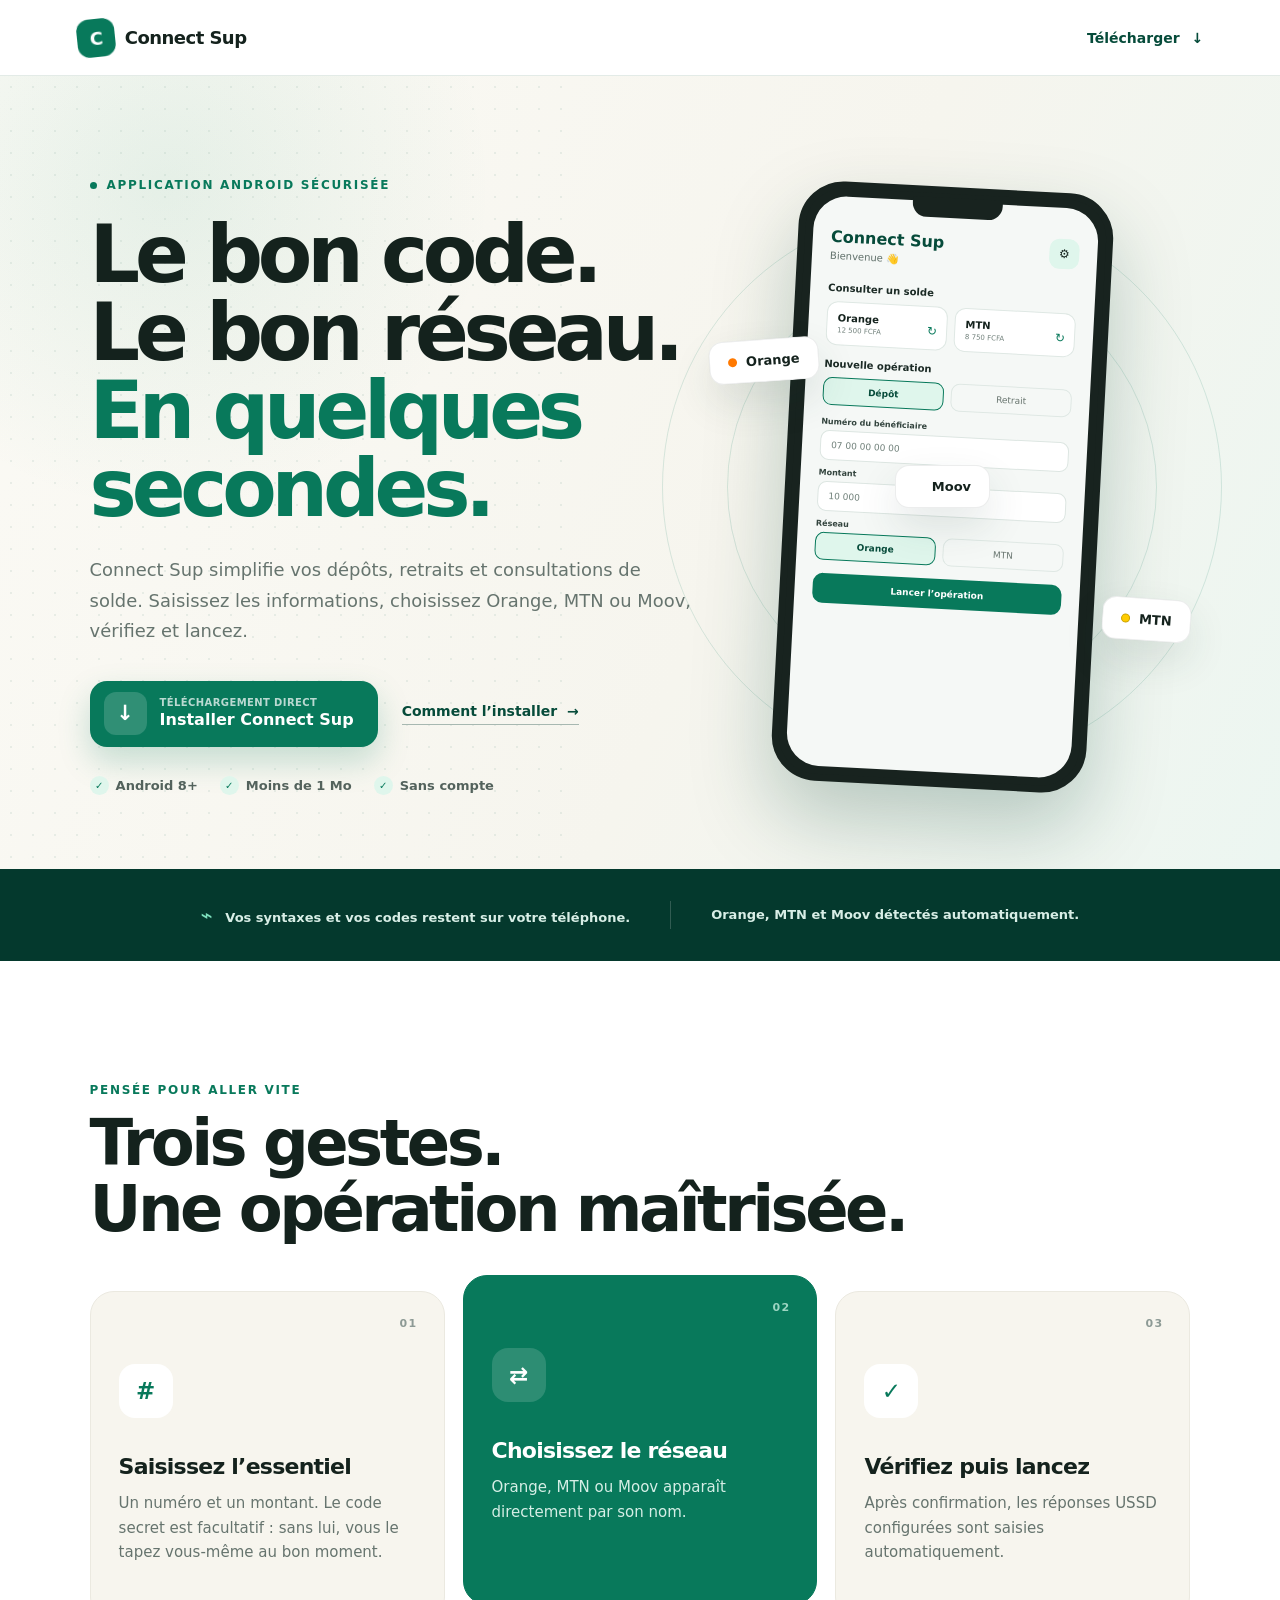
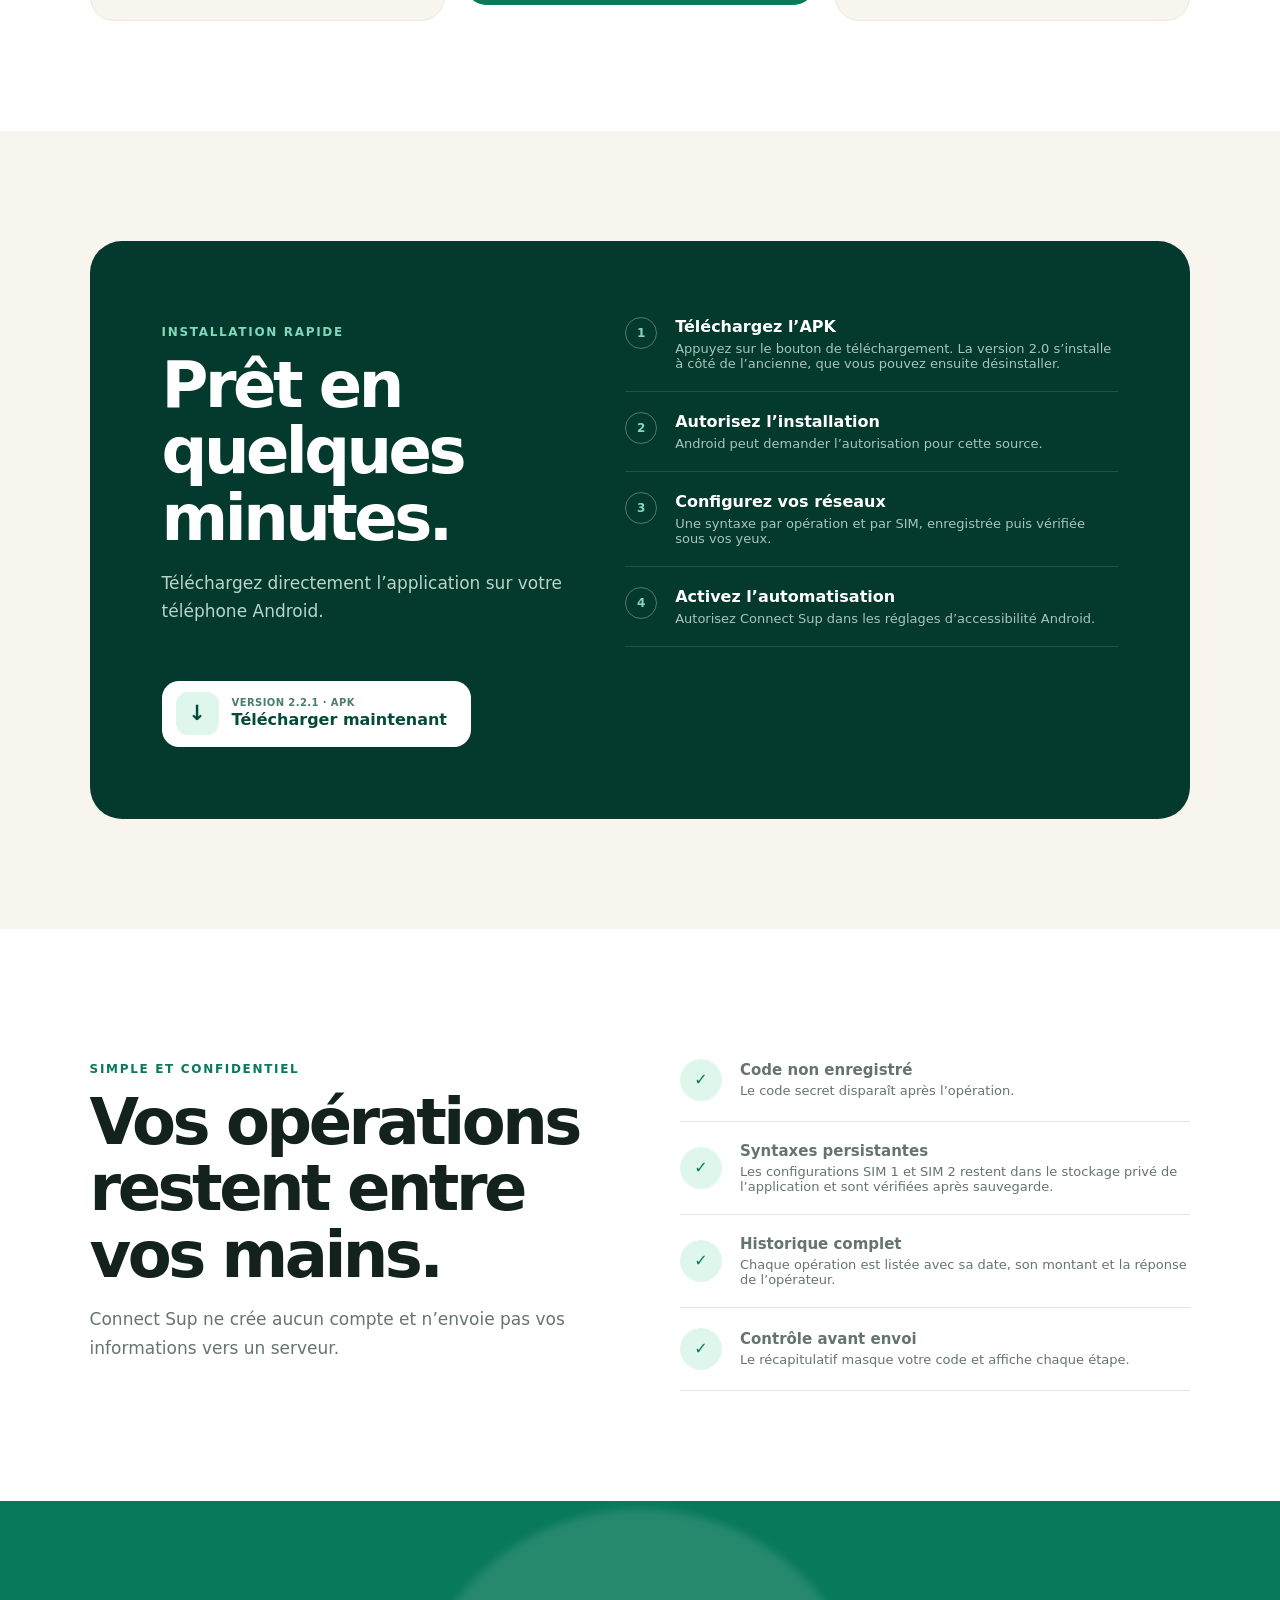
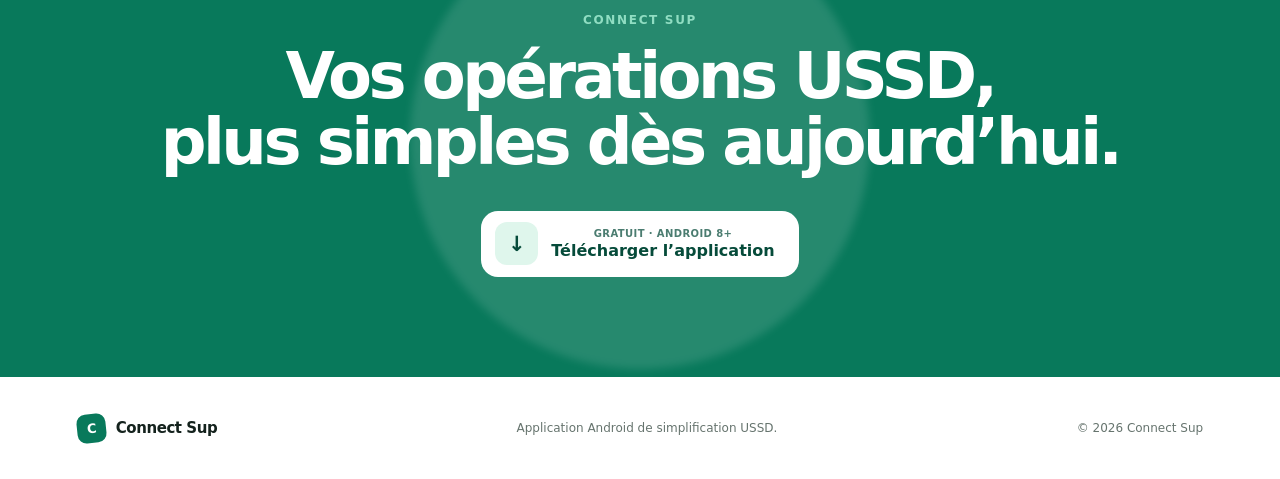
<file: index.html>
<!doctype html>
<html lang="fr">
  <head>
    <meta charset="utf-8" />
    <meta name="viewport" content="width=device-width, initial-scale=1" />
    <meta name="theme-color" content="#08795b" />
    <meta name="description" content="Téléchargez Connect Sup pour simplifier vos dépôts, retraits et consultations de solde USSD sur Android." />
    <meta property="og:title" content="Connect Sup — Le bon code, le bon réseau" />
    <meta property="og:description" content="Dépôts, retraits et soldes USSD en quelques secondes sur Android." />
    <meta property="og:type" content="website" />
    <meta property="og:image" content="/og.png" />
    <title>Connect Sup — Vos opérations USSD simplifiées</title>
    <link rel="stylesheet" href="/styles.css" />
  </head>
  <body>
    <header class="site-header">
      <a class="brand" href="#top" aria-label="Accueil Connect Sup">
        <span class="brand-mark" aria-hidden="true">C</span>
        <span>Connect Sup</span>
      </a>
      <a class="header-download" href="/Connect-Sup-v2.2.1.apk" download>
        Télécharger <span aria-hidden="true">↓</span>
      </a>
    </header>

    <main>
      <section class="hero" id="top">
        <div class="hero-copy">
          <div class="eyebrow"><span></span> Application Android sécurisée</div>
          <h1>Le bon code.<br />Le bon réseau.<br /><em>En quelques secondes.</em></h1>
          <p class="hero-lead">
            Connect Sup simplifie vos dépôts, retraits et consultations de solde.
            Saisissez les informations, choisissez Orange, MTN ou Moov, vérifiez et lancez.
          </p>
          <div class="hero-actions">
            <a class="primary-button" href="/Connect-Sup-v2.2.1.apk" download>
              <span class="android-dot" aria-hidden="true">↓</span>
              <span><small>Téléchargement direct</small>Installer Connect Sup</span>
            </a>
            <a class="text-link" href="#installer">Comment l’installer <span aria-hidden="true">→</span></a>
          </div>
          <ul class="hero-facts" aria-label="Informations sur l’application">
            <li><span aria-hidden="true">✓</span> Android 8+</li>
            <li><span aria-hidden="true">✓</span> Moins de 1 Mo</li>
            <li><span aria-hidden="true">✓</span> Sans compte</li>
          </ul>
        </div>

        <div class="phone-stage" aria-label="Aperçu de l’application Connect Sup">
          <div class="orbit orbit-one"></div>
          <div class="orbit orbit-two"></div>
          <div class="network-pill pill-orange"><i></i> Orange</div>
          <div class="network-pill pill-mtn"><i></i> MTN</div>
          <div class="network-pill pill-moov"><i></i> Moov</div>
          <div class="phone">
            <div class="speaker"></div>
            <div class="phone-screen">
              <div class="app-topline">
                <div><b>Connect Sup</b><small>Bienvenue 👋</small></div>
                <span aria-hidden="true">⚙</span>
              </div>
              <p class="mock-label">Consulter un solde</p>
              <div class="balance-grid">
                <div><b>Orange</b><small>12 500 FCFA</small><span>↻</span></div>
                <div><b>MTN</b><small>8 750 FCFA</small><span>↻</span></div>
              </div>
              <p class="mock-label">Nouvelle opération</p>
              <div class="mock-tabs"><b>Dépôt</b><span>Retrait</span></div>
              <label>Numéro du bénéficiaire</label>
              <div class="mock-field">07 00 00 00 00</div>
              <label>Montant</label>
              <div class="mock-field">10 000</div>
              <label>Réseau</label>
              <div class="mock-tabs networks"><b>Orange</b><span>MTN</span></div>
              <div class="mock-button">Lancer l’opération</div>
            </div>
          </div>
        </div>
      </section>

      <section class="trust-band">
        <p><span aria-hidden="true">⌁</span> Vos syntaxes et vos codes restent sur votre téléphone.</p>
        <div class="trust-divider"></div>
        <p>Orange, MTN et Moov détectés automatiquement.</p>
      </section>

      <section class="section features" id="fonctionnalites">
        <div class="section-heading">
          <div><p class="kicker">Pensée pour aller vite</p><h2>Trois gestes.<br />Une opération maîtrisée.</h2></div>
        </div>
        <div class="feature-grid">
          <article>
            <span class="feature-number">01</span>
            <div class="feature-icon">#</div>
            <h3>Saisissez l’essentiel</h3>
            <p>Un numéro et un montant. Le code secret est facultatif : sans lui, vous le tapez vous-même au bon moment.</p>
          </article>
          <article class="featured-card">
            <span class="feature-number">02</span>
            <div class="feature-icon">⇄</div>
            <h3>Choisissez le réseau</h3>
            <p>Orange, MTN ou Moov apparaît directement par son nom.</p>
          </article>
          <article>
            <span class="feature-number">03</span>
            <div class="feature-icon">✓</div>
            <h3>Vérifiez puis lancez</h3>
            <p>Après confirmation, les réponses USSD configurées sont saisies automatiquement.</p>
          </article>
        </div>
      </section>

      <section class="section install" id="installer">
        <div class="install-panel">
          <div>
            <p class="kicker light">Installation rapide</p>
            <h2>Prêt en quelques minutes.</h2>
            <p class="install-intro">Téléchargez directement l’application sur votre téléphone Android.</p>
          </div>
          <ol>
            <li><span>1</span><div><b>Téléchargez l’APK</b><p>Appuyez sur le bouton de téléchargement. La version 2.0 s’installe à côté de l’ancienne, que vous pouvez ensuite désinstaller.</p></div></li>
            <li><span>2</span><div><b>Autorisez l’installation</b><p>Android peut demander l’autorisation pour cette source.</p></div></li>
            <li><span>3</span><div><b>Configurez vos réseaux</b><p>Une syntaxe par opération et par SIM, enregistrée puis vérifiée sous vos yeux.</p></div></li>
            <li><span>4</span><div><b>Activez l’automatisation</b><p>Autorisez Connect Sup dans les réglages d’accessibilité Android.</p></div></li>
          </ol>
          <a class="primary-button light-button" href="/Connect-Sup-v2.2.1.apk" download>
            <span class="android-dot" aria-hidden="true">↓</span>
            <span><small>Version 2.2.1 · APK</small>Télécharger maintenant</span>
          </a>
        </div>
      </section>

      <section class="section security">
        <div class="security-copy">
          <p class="kicker">Simple et confidentiel</p>
          <h2>Vos opérations restent entre vos mains.</h2>
          <p>Connect Sup ne crée aucun compte et n’envoie pas vos informations vers un serveur.</p>
        </div>
        <ul>
          <li><span aria-hidden="true">✓</span><span><b>Code non enregistré</b>Le code secret disparaît après l’opération.</span></li>
          <li><span aria-hidden="true">✓</span><span><b>Syntaxes persistantes</b>Les configurations SIM 1 et SIM 2 restent dans le stockage privé de l’application et sont vérifiées après sauvegarde.</span></li>
          <li><span aria-hidden="true">✓</span><span><b>Historique complet</b>Chaque opération est listée avec sa date, son montant et la réponse de l’opérateur.</span></li>
          <li><span aria-hidden="true">✓</span><span><b>Contrôle avant envoi</b>Le récapitulatif masque votre code et affiche chaque étape.</span></li>
        </ul>
      </section>

      <section class="final-cta">
        <span class="cta-glow"></span>
        <p class="kicker light">Connect Sup</p>
        <h2>Vos opérations USSD,<br />plus simples dès aujourd’hui.</h2>
        <a class="primary-button light-button" href="/Connect-Sup-v2.2.1.apk" download>
          <span class="android-dot" aria-hidden="true">↓</span>
          <span><small>Gratuit · Android 8+</small>Télécharger l’application</span>
        </a>
      </section>
    </main>

    <footer>
      <a class="brand" href="#top"><span class="brand-mark" aria-hidden="true">C</span><span>Connect Sup</span></a>
      <p>Application Android de simplification USSD.</p>
      <p>© 2026 Connect Sup</p>
    </footer>
  </body>
</html>
</file>
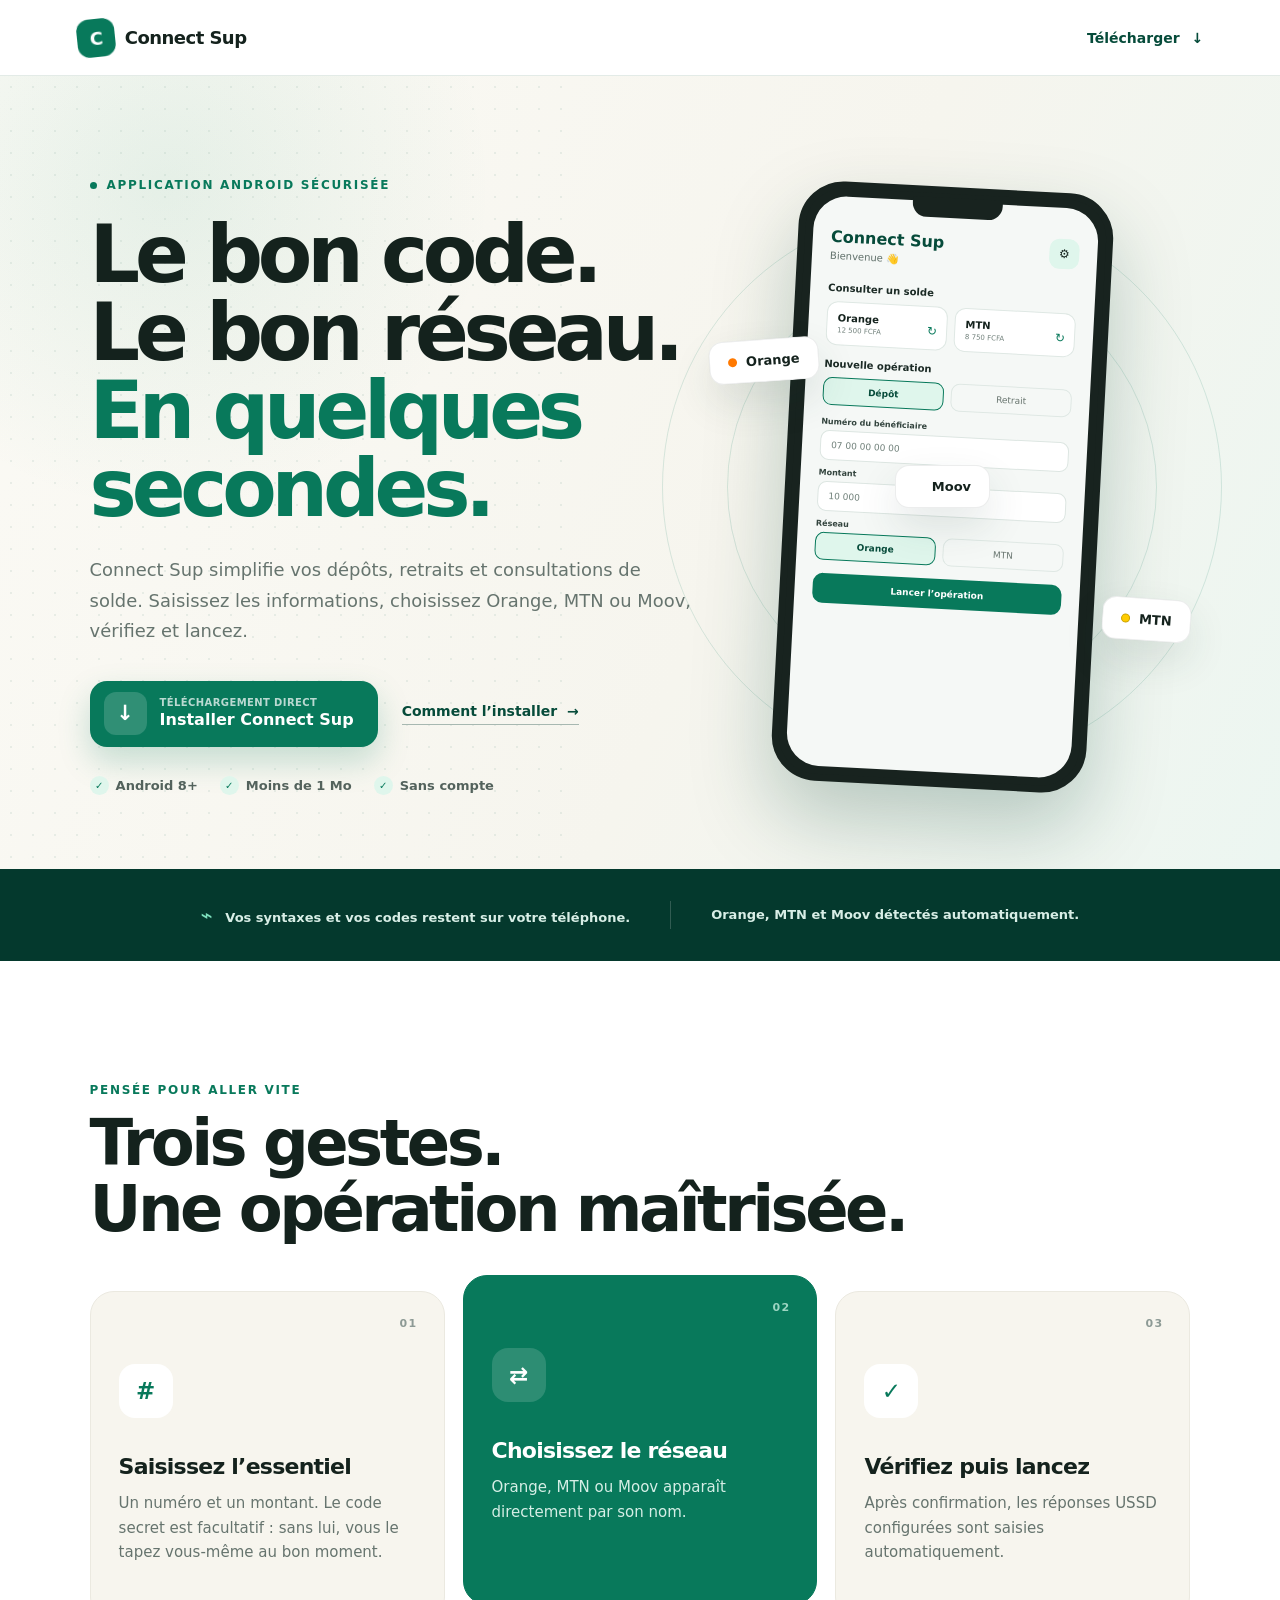
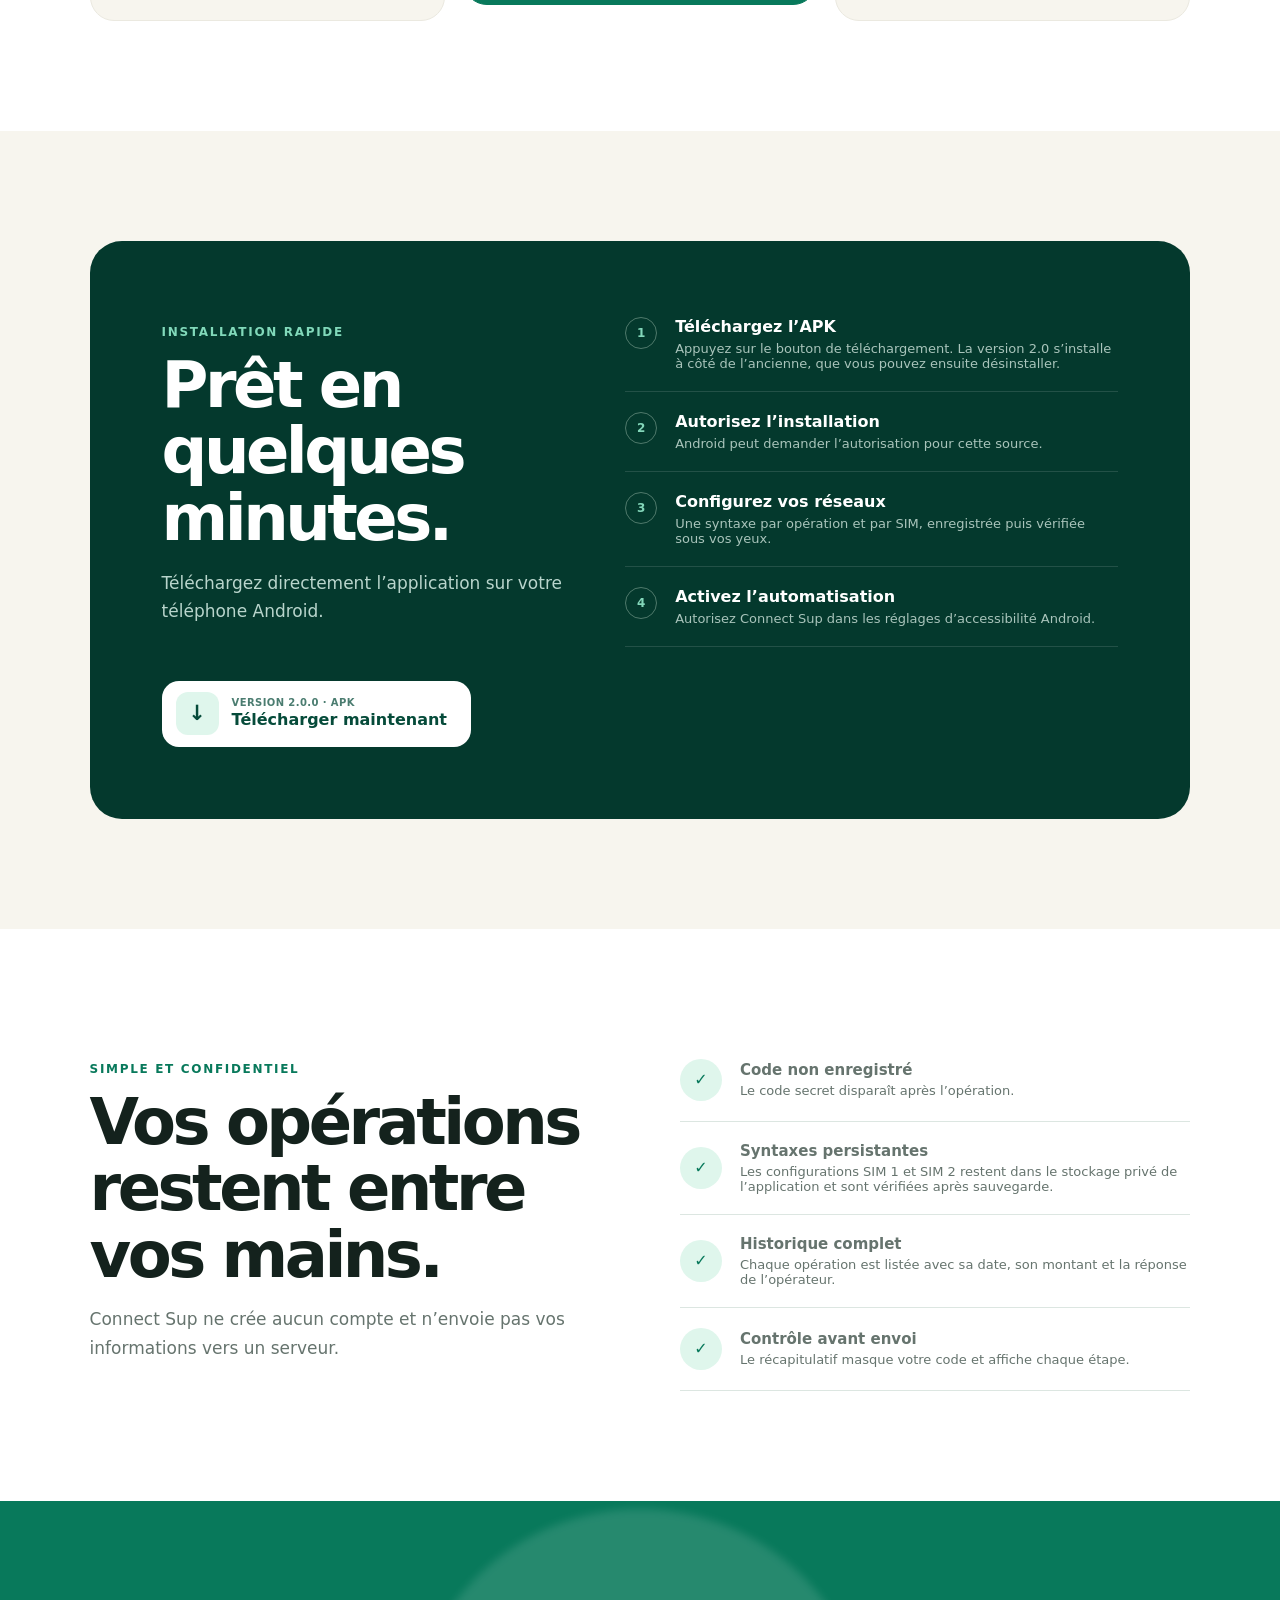
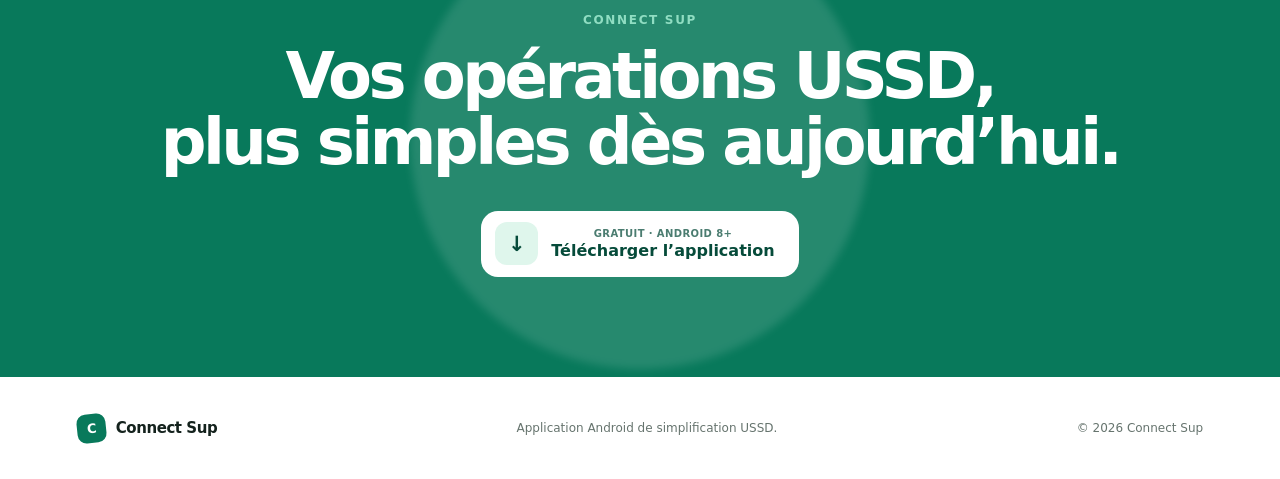
<file: public/index.html>
<!doctype html>
<html lang="fr">
  <head>
    <meta charset="utf-8" />
    <meta name="viewport" content="width=device-width, initial-scale=1" />
    <meta name="theme-color" content="#08795b" />
    <meta name="description" content="Téléchargez Connect Sup pour simplifier vos dépôts, retraits et consultations de solde USSD sur Android." />
    <meta property="og:title" content="Connect Sup — Le bon code, le bon réseau" />
    <meta property="og:description" content="Dépôts, retraits et soldes USSD en quelques secondes sur Android." />
    <meta property="og:type" content="website" />
    <meta property="og:image" content="/og.png" />
    <title>Connect Sup — Vos opérations USSD simplifiées</title>
    <link rel="stylesheet" href="/styles.css" />
  </head>
  <body>
    <header class="site-header">
      <a class="brand" href="#top" aria-label="Accueil Connect Sup">
        <span class="brand-mark" aria-hidden="true">C</span>
        <span>Connect Sup</span>
      </a>
      <a class="header-download" href="/Connect-Sup-v2.0.0.apk" download>
        Télécharger <span aria-hidden="true">↓</span>
      </a>
    </header>

    <main>
      <section class="hero" id="top">
        <div class="hero-copy">
          <div class="eyebrow"><span></span> Application Android sécurisée</div>
          <h1>Le bon code.<br />Le bon réseau.<br /><em>En quelques secondes.</em></h1>
          <p class="hero-lead">
            Connect Sup simplifie vos dépôts, retraits et consultations de solde.
            Saisissez les informations, choisissez Orange, MTN ou Moov, vérifiez et lancez.
          </p>
          <div class="hero-actions">
            <a class="primary-button" href="/Connect-Sup-v2.0.0.apk" download>
              <span class="android-dot" aria-hidden="true">↓</span>
              <span><small>Téléchargement direct</small>Installer Connect Sup</span>
            </a>
            <a class="text-link" href="#installer">Comment l’installer <span aria-hidden="true">→</span></a>
          </div>
          <ul class="hero-facts" aria-label="Informations sur l’application">
            <li><span aria-hidden="true">✓</span> Android 8+</li>
            <li><span aria-hidden="true">✓</span> Moins de 1 Mo</li>
            <li><span aria-hidden="true">✓</span> Sans compte</li>
          </ul>
        </div>

        <div class="phone-stage" aria-label="Aperçu de l’application Connect Sup">
          <div class="orbit orbit-one"></div>
          <div class="orbit orbit-two"></div>
          <div class="network-pill pill-orange"><i></i> Orange</div>
          <div class="network-pill pill-mtn"><i></i> MTN</div>
          <div class="network-pill pill-moov"><i></i> Moov</div>
          <div class="phone">
            <div class="speaker"></div>
            <div class="phone-screen">
              <div class="app-topline">
                <div><b>Connect Sup</b><small>Bienvenue 👋</small></div>
                <span aria-hidden="true">⚙</span>
              </div>
              <p class="mock-label">Consulter un solde</p>
              <div class="balance-grid">
                <div><b>Orange</b><small>12 500 FCFA</small><span>↻</span></div>
                <div><b>MTN</b><small>8 750 FCFA</small><span>↻</span></div>
              </div>
              <p class="mock-label">Nouvelle opération</p>
              <div class="mock-tabs"><b>Dépôt</b><span>Retrait</span></div>
              <label>Numéro du bénéficiaire</label>
              <div class="mock-field">07 00 00 00 00</div>
              <label>Montant</label>
              <div class="mock-field">10 000</div>
              <label>Réseau</label>
              <div class="mock-tabs networks"><b>Orange</b><span>MTN</span></div>
              <div class="mock-button">Lancer l’opération</div>
            </div>
          </div>
        </div>
      </section>

      <section class="trust-band">
        <p><span aria-hidden="true">⌁</span> Vos syntaxes et vos codes restent sur votre téléphone.</p>
        <div class="trust-divider"></div>
        <p>Orange, MTN et Moov détectés automatiquement.</p>
      </section>

      <section class="section features" id="fonctionnalites">
        <div class="section-heading">
          <div><p class="kicker">Pensée pour aller vite</p><h2>Trois gestes.<br />Une opération maîtrisée.</h2></div>
        </div>
        <div class="feature-grid">
          <article>
            <span class="feature-number">01</span>
            <div class="feature-icon">#</div>
            <h3>Saisissez l’essentiel</h3>
            <p>Un numéro et un montant. Le code secret est facultatif : sans lui, vous le tapez vous-même au bon moment.</p>
          </article>
          <article class="featured-card">
            <span class="feature-number">02</span>
            <div class="feature-icon">⇄</div>
            <h3>Choisissez le réseau</h3>
            <p>Orange, MTN ou Moov apparaît directement par son nom.</p>
          </article>
          <article>
            <span class="feature-number">03</span>
            <div class="feature-icon">✓</div>
            <h3>Vérifiez puis lancez</h3>
            <p>Après confirmation, les réponses USSD configurées sont saisies automatiquement.</p>
          </article>
        </div>
      </section>

      <section class="section install" id="installer">
        <div class="install-panel">
          <div>
            <p class="kicker light">Installation rapide</p>
            <h2>Prêt en quelques minutes.</h2>
            <p class="install-intro">Téléchargez directement l’application sur votre téléphone Android.</p>
          </div>
          <ol>
            <li><span>1</span><div><b>Téléchargez l’APK</b><p>Appuyez sur le bouton de téléchargement. La version 2.0 s’installe à côté de l’ancienne, que vous pouvez ensuite désinstaller.</p></div></li>
            <li><span>2</span><div><b>Autorisez l’installation</b><p>Android peut demander l’autorisation pour cette source.</p></div></li>
            <li><span>3</span><div><b>Configurez vos réseaux</b><p>Une syntaxe par opération et par SIM, enregistrée puis vérifiée sous vos yeux.</p></div></li>
            <li><span>4</span><div><b>Activez l’automatisation</b><p>Autorisez Connect Sup dans les réglages d’accessibilité Android.</p></div></li>
          </ol>
          <a class="primary-button light-button" href="/Connect-Sup-v2.0.0.apk" download>
            <span class="android-dot" aria-hidden="true">↓</span>
            <span><small>Version 2.0.0 · APK</small>Télécharger maintenant</span>
          </a>
        </div>
      </section>

      <section class="section security">
        <div class="security-copy">
          <p class="kicker">Simple et confidentiel</p>
          <h2>Vos opérations restent entre vos mains.</h2>
          <p>Connect Sup ne crée aucun compte et n’envoie pas vos informations vers un serveur.</p>
        </div>
        <ul>
          <li><span aria-hidden="true">✓</span><span><b>Code non enregistré</b>Le code secret disparaît après l’opération.</span></li>
          <li><span aria-hidden="true">✓</span><span><b>Syntaxes persistantes</b>Les configurations SIM 1 et SIM 2 restent dans le stockage privé de l’application et sont vérifiées après sauvegarde.</span></li>
          <li><span aria-hidden="true">✓</span><span><b>Historique complet</b>Chaque opération est listée avec sa date, son montant et la réponse de l’opérateur.</span></li>
          <li><span aria-hidden="true">✓</span><span><b>Contrôle avant envoi</b>Le récapitulatif masque votre code et affiche chaque étape.</span></li>
        </ul>
      </section>

      <section class="final-cta">
        <span class="cta-glow"></span>
        <p class="kicker light">Connect Sup</p>
        <h2>Vos opérations USSD,<br />plus simples dès aujourd’hui.</h2>
        <a class="primary-button light-button" href="/Connect-Sup-v2.0.0.apk" download>
          <span class="android-dot" aria-hidden="true">↓</span>
          <span><small>Gratuit · Android 8+</small>Télécharger l’application</span>
        </a>
      </section>
    </main>

    <footer>
      <a class="brand" href="#top"><span class="brand-mark" aria-hidden="true">C</span><span>Connect Sup</span></a>
      <p>Application Android de simplification USSD.</p>
      <p>© 2026 Connect Sup</p>
    </footer>
  </body>
</html>
</file>
<file: styles.css>
:root { --green:#08795b; --green-dark:#064b3a; --green-deep:#04392d; --mint:#dff6ec; --cream:#f7f5ee; --ink:#14221d; --muted:#66746e; --line:#dce6e1; --orange:#ff7900; --yellow:#ffcc00; }
* { box-sizing:border-box; }
html { scroll-behavior:smooth; }
body { margin:0; background:#fff; color:var(--ink); font-family:Inter,ui-sans-serif,system-ui,-apple-system,BlinkMacSystemFont,"Segoe UI",sans-serif; -webkit-font-smoothing:antialiased; }
a { color:inherit; text-decoration:none; }
.site-header { align-items:center; background:rgba(255,255,255,.9); border-bottom:1px solid rgba(220,230,225,.8); display:flex; height:76px; justify-content:space-between; padding:0 clamp(22px,6vw,92px); position:sticky; top:0; z-index:20; backdrop-filter:blur(18px); }
.brand { align-items:center; display:inline-flex; font-size:18px; font-weight:800; gap:10px; letter-spacing:-.03em; }
.brand-mark { align-items:center; background:var(--green); border-radius:12px; color:#fff; display:inline-flex; font-size:18px; height:38px; justify-content:center; transform:rotate(-6deg); width:38px; }
.header-download { color:var(--green-dark); font-size:14px; font-weight:750; }
.header-download span { display:inline-block; margin-left:7px; }
.hero { background:radial-gradient(circle at 13% 14%,rgba(19,145,105,.09),transparent 25%),linear-gradient(115deg,#fbfaf5 0%,#f6f5ee 58%,#ecf6f1 100%); display:grid; grid-template-columns:minmax(0,1fr) minmax(370px,.82fr); min-height:720px; overflow:hidden; padding:clamp(72px,8vw,118px) clamp(22px,7vw,110px) 74px; position:relative; }
.hero::before { background-image:radial-gradient(#94b3a7 1px,transparent 1px); background-size:22px 22px; content:''; inset:0 55% 0 0; opacity:.18; position:absolute; }
.hero-copy { align-self:center; max-width:720px; position:relative; z-index:2; }
.eyebrow,.kicker { color:var(--green); font-size:12px; font-weight:800; letter-spacing:.14em; text-transform:uppercase; }
.eyebrow { align-items:center; display:flex; gap:10px; }
.eyebrow span { background:var(--green); border-radius:99px; height:7px; width:7px; }
h1 { font-size:clamp(48px,6.2vw,88px); letter-spacing:-.065em; line-height:.98; margin:24px 0 28px; }
h1 em { color:var(--green); font-style:normal; }
.hero-lead { color:var(--muted); font-size:clamp(17px,1.4vw,20px); line-height:1.7; margin:0; max-width:630px; }
.hero-actions { align-items:center; display:flex; flex-wrap:wrap; gap:24px; margin-top:34px; }
.primary-button { align-items:center; background:var(--green); border-radius:17px; box-shadow:0 14px 32px rgba(8,121,91,.22); color:#fff; display:inline-flex; font-size:16px; font-weight:800; gap:13px; min-height:66px; padding:11px 24px 12px 14px; transition:transform .2s ease,box-shadow .2s ease; }
.primary-button:hover { box-shadow:0 18px 38px rgba(8,121,91,.3); transform:translateY(-2px); }
.primary-button:focus-visible,.text-link:focus-visible,.header-download:focus-visible,.brand:focus-visible { outline:3px solid #ffcc00; outline-offset:4px; }
.primary-button small { display:block; font-size:10px; font-weight:650; letter-spacing:.04em; margin-bottom:2px; opacity:.72; text-transform:uppercase; }
.android-dot { align-items:center; background:rgba(255,255,255,.16); border-radius:12px; display:inline-flex; font-size:21px; height:43px; justify-content:center; width:43px; }
.text-link { border-bottom:1px solid #a7b8b1; color:var(--green-dark); font-size:14px; font-weight:750; padding-bottom:5px; }
.text-link span { margin-left:5px; }
.hero-facts { display:flex; flex-wrap:wrap; gap:22px; list-style:none; margin:29px 0 0; padding:0; }
.hero-facts li { align-items:center; color:#53625c; display:flex; font-size:13px; font-weight:650; gap:7px; }
.hero-facts li span { align-items:center; background:var(--mint); border-radius:50%; color:var(--green); display:inline-flex; font-size:10px; height:19px; justify-content:center; width:19px; }
.phone-stage { align-items:center; display:flex; justify-content:center; min-height:540px; position:relative; }
.orbit { border:1px solid rgba(8,121,91,.14); border-radius:50%; position:absolute; }
.orbit-one { height:560px; width:560px; }
.orbit-two { height:430px; width:430px; }
.network-pill { align-items:center; background:#fff; border:1px solid rgba(20,34,29,.08); border-radius:14px; box-shadow:0 18px 40px rgba(30,68,55,.12); display:flex; font-size:13px; font-weight:800; gap:9px; padding:13px 18px; position:absolute; z-index:4; }
.network-pill i { border-radius:50%; height:9px; width:9px; }
.pill-orange { left:3%; top:26%; transform:rotate(-4deg); }
.pill-orange i { background:var(--orange); }
.pill-mtn { bottom:25%; right:0; transform:rotate(4deg); }
.pill-mtn i { background:var(--yellow); border:1px solid #c8a000; }
.phone { background:#18231f; border:7px solid #18231f; border-radius:45px; box-shadow:0 36px 80px rgba(7,68,51,.25); height:600px; padding:8px; position:relative; transform:rotate(3deg); width:315px; z-index:3; }
.speaker { background:#18231f; border-radius:0 0 14px 14px; height:20px; left:50%; position:absolute; top:4px; transform:translateX(-50%); width:90px; z-index:5; }
.phone-screen { background:#f5f8f6; border-radius:33px; height:100%; overflow:hidden; padding:31px 18px 20px; }
.app-topline { align-items:flex-start; display:flex; justify-content:space-between; margin-bottom:21px; }
.app-topline b { color:var(--green-dark); display:block; font-size:16px; }
.app-topline small { color:#60706a; display:block; font-size:10px; margin-top:4px; }
.app-topline>span { align-items:center; background:var(--mint); border-radius:10px; display:flex; font-size:12px; height:30px; justify-content:center; width:30px; }
.mock-label { color:#1b2a25; font-size:10px; font-weight:800; margin:13px 0 8px; }
.balance-grid { display:grid; gap:7px; grid-template-columns:1fr 1fr; }
.balance-grid>div { background:#fff; border:1px solid #dfe8e4; border-radius:11px; padding:10px; position:relative; }
.balance-grid b { display:block; font-size:10px; }
.balance-grid small { color:#71807b; display:block; font-size:7px; margin-top:3px; }
.balance-grid span { color:var(--green); font-size:12px; position:absolute; right:9px; top:17px; }
.mock-tabs { display:grid; gap:7px; grid-template-columns:1fr 1fr; margin-bottom:12px; }
.mock-tabs>* { border:1px solid #dfe8e4; border-radius:9px; color:#68756f; font-size:9px; padding:8px; text-align:center; }
.mock-tabs b { background:var(--mint); border-color:var(--green); color:var(--green-dark); }
.phone-screen label { color:#33443e; display:block; font-size:8px; font-weight:750; margin:8px 0 4px; }
.mock-field { background:#fff; border:1px solid #dde6e2; border-radius:9px; color:#70807a; font-size:9px; padding:9px 10px; }
.mock-tabs.networks { margin-bottom:0; }
.mock-button { background:var(--green); border-radius:10px; color:#fff; font-size:9px; font-weight:800; margin-top:13px; padding:10px; text-align:center; }
.trust-band { align-items:center; background:var(--green-deep); color:#d8eee6; display:flex; gap:40px; justify-content:center; min-height:92px; padding:20px 6vw; text-align:center; }
.trust-band p { font-size:13px; font-weight:650; margin:0; }
.trust-band p span { color:#7de0bd; font-size:20px; margin-right:8px; }
.trust-divider { background:rgba(255,255,255,.18); height:28px; width:1px; }
.section { padding:110px clamp(22px,7vw,110px); }
.section-heading { align-items:flex-end; display:flex; justify-content:space-between; margin-bottom:48px; }
h2 { font-size:clamp(38px,5vw,64px); letter-spacing:-.055em; line-height:1.04; margin:13px 0 0; }
.feature-grid { display:grid; gap:18px; grid-template-columns:repeat(3,1fr); }
.feature-grid article { background:var(--cream); border:1px solid #ebe9e0; border-radius:24px; min-height:330px; padding:28px; position:relative; }
.feature-grid article.featured-card { background:var(--green); border-color:var(--green); color:#fff; transform:translateY(-16px); }
.feature-number { color:#8d9a95; font-size:11px; font-weight:800; letter-spacing:.12em; position:absolute; right:26px; top:25px; }
.featured-card .feature-number { color:#9dd5c2; }
.feature-icon { align-items:center; background:#fff; border-radius:16px; color:var(--green); display:flex; font-size:23px; font-weight:900; height:54px; justify-content:center; margin:44px 0 36px; width:54px; }
.featured-card .feature-icon { background:rgba(255,255,255,.15); color:#fff; }
.feature-grid h3 { font-size:22px; letter-spacing:-.035em; margin:0 0 12px; }
.feature-grid p { color:var(--muted); font-size:15px; line-height:1.65; margin:0; }
.featured-card p { color:#d6eee6; }
.install { background:var(--cream); }
.install-panel { background:var(--green-deep); border-radius:32px; color:#fff; display:grid; gap:34px 60px; grid-template-columns:.9fr 1.1fr; padding:clamp(34px,6vw,72px); }
.kicker.light { color:#81d9ba; }
.install-intro { color:#b9d5cc; font-size:17px; line-height:1.65; max-width:460px; }
.install ol { list-style:none; margin:0; padding:0; }
.install li { align-items:flex-start; border-bottom:1px solid rgba(255,255,255,.12); display:flex; gap:18px; padding:20px 0; }
.install li:first-child { padding-top:4px; }
.install li>span { align-items:center; border:1px solid #4f796b; border-radius:50%; color:#83d7ba; display:flex; flex:0 0 auto; font-size:12px; font-weight:800; height:32px; justify-content:center; width:32px; }
.install li b { display:block; font-size:16px; margin-bottom:5px; }
.install li p { color:#a9c4bb; font-size:13px; margin:0; }
.light-button { background:#fff; box-shadow:none; color:var(--green-dark); grid-column:1/-1; justify-self:start; }
.light-button .android-dot { background:var(--mint); }
.security { align-items:center; display:grid; gap:80px; grid-template-columns:1fr 1fr; }
.security-copy>p:last-child { color:var(--muted); font-size:17px; line-height:1.7; max-width:570px; }
.security ul { list-style:none; margin:0; padding:0; }
.security li { align-items:center; border-bottom:1px solid var(--line); display:flex; gap:18px; padding:20px 0; }
.security li>span:first-child { align-items:center; background:var(--mint); border-radius:50%; color:var(--green); display:flex; flex:0 0 auto; font-weight:900; height:42px; justify-content:center; width:42px; }
.security li b { display:block; font-size:15px; margin-bottom:4px; }
.security li span:last-child { color:var(--muted); font-size:13px; }
.final-cta { background:var(--green); color:#fff; overflow:hidden; padding:100px 22px; position:relative; text-align:center; }
.final-cta h2 { margin:16px auto 35px; position:relative; }
.final-cta .primary-button { position:relative; }
.cta-glow { background:rgba(255,255,255,.12); border-radius:50%; filter:blur(4px); height:460px; left:50%; position:absolute; top:50%; transform:translate(-50%,-50%); width:460px; }
footer { align-items:center; background:#fff; color:var(--muted); display:flex; font-size:12px; justify-content:space-between; padding:32px clamp(22px,6vw,92px); }
footer .brand { color:var(--ink); font-size:15px; }
footer .brand-mark { border-radius:9px; font-size:13px; height:29px; width:29px; }
@media (max-width:920px) { .hero { grid-template-columns:1fr; padding-top:74px; text-align:center; } .hero::before { inset:0; } .hero-copy { margin:0 auto; } .eyebrow,.hero-actions,.hero-facts { justify-content:center; } .phone-stage { margin-top:42px; } .feature-grid { grid-template-columns:1fr; } .feature-grid article.featured-card { transform:none; } .install-panel,.security { grid-template-columns:1fr; } .section-heading { align-items:flex-start; flex-direction:column; } }
@media (max-width:580px) { .site-header { height:68px; } .header-download { font-size:0; } .header-download span { font-size:20px; } .hero { min-height:auto; padding-bottom:52px; } h1 { font-size:48px; } .hero-lead { font-size:16px; } .hero-actions { flex-direction:column; } .phone-stage { min-height:500px; transform:scale(.88); } .network-pill { display:none; } .trust-band { flex-direction:column; gap:12px; } .trust-divider { height:1px; width:80px; } .section { padding-bottom:76px; padding-top:76px; } .feature-grid article { min-height:285px; } .install-panel { border-radius:24px; } footer { align-items:flex-start; flex-direction:column; gap:16px; } }
@media (prefers-reduced-motion:reduce) { html { scroll-behavior:auto; } .primary-button { transition:none; } }
</file>
